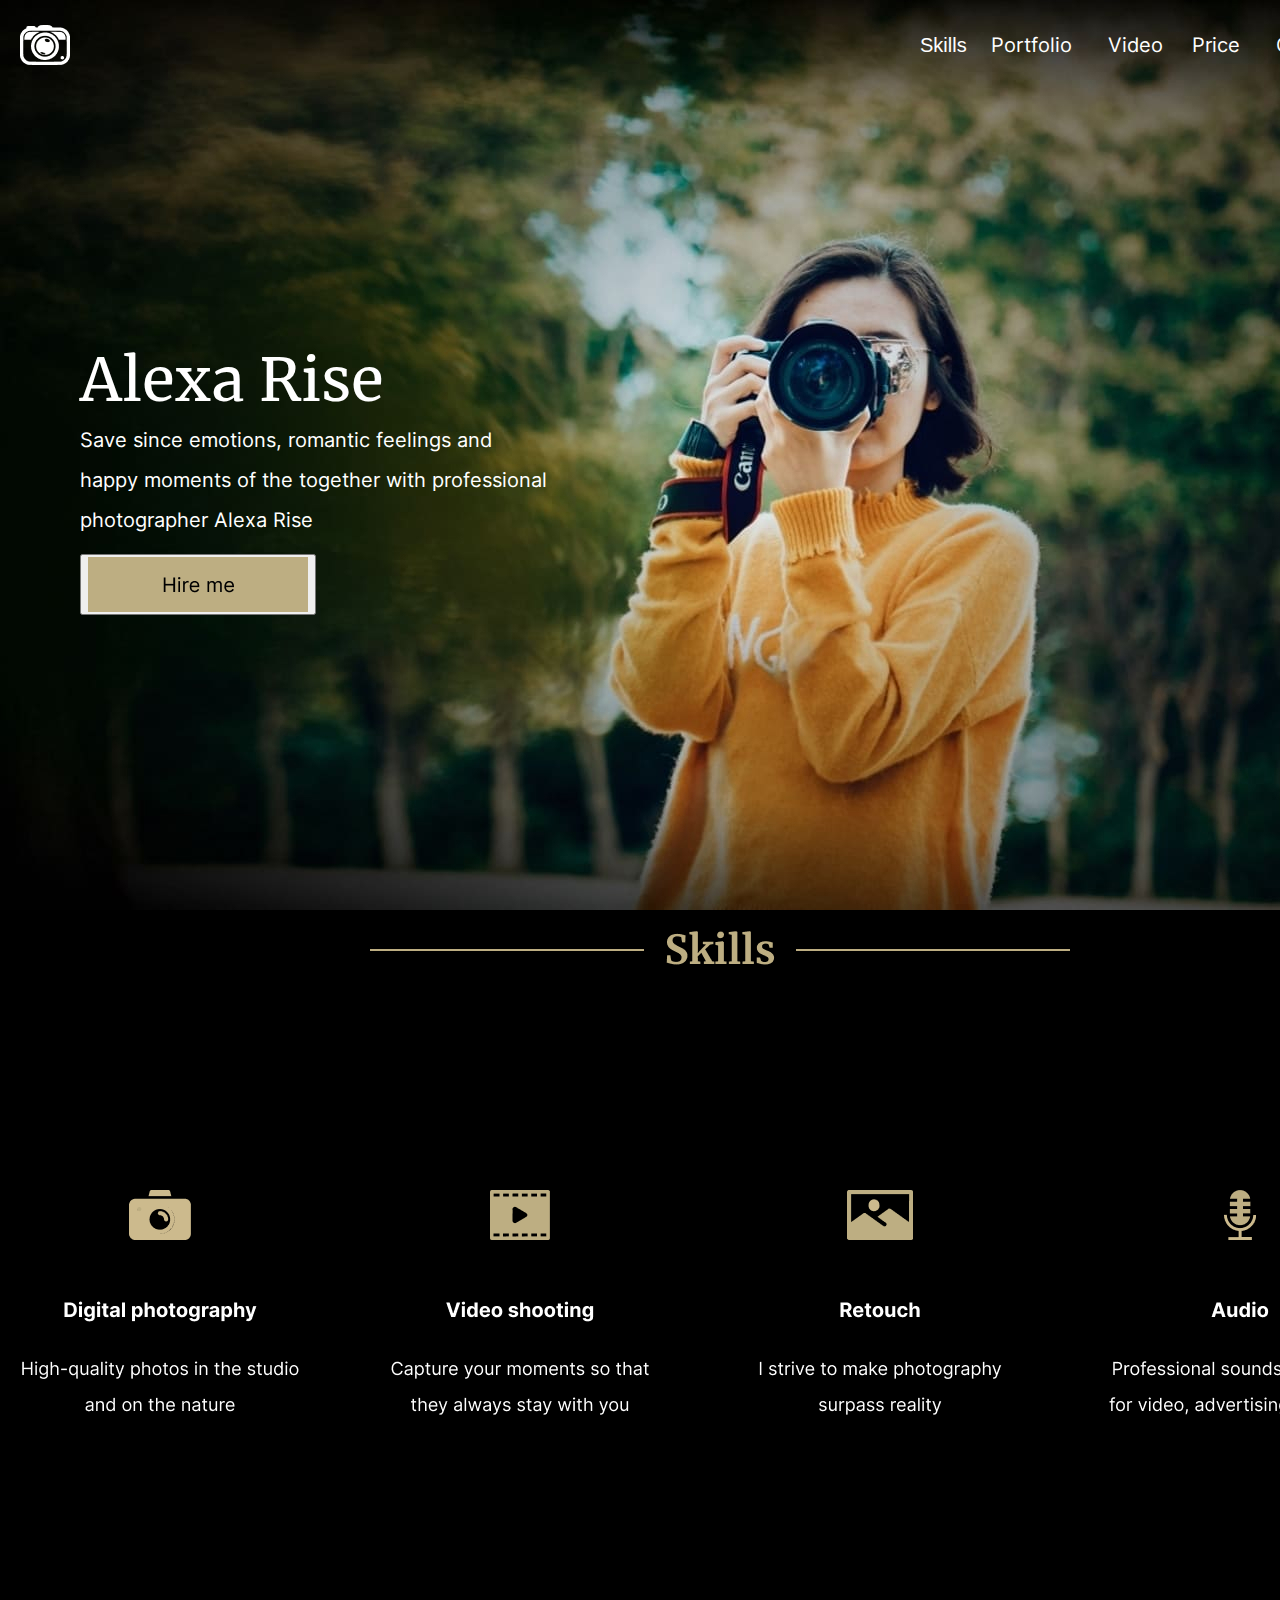
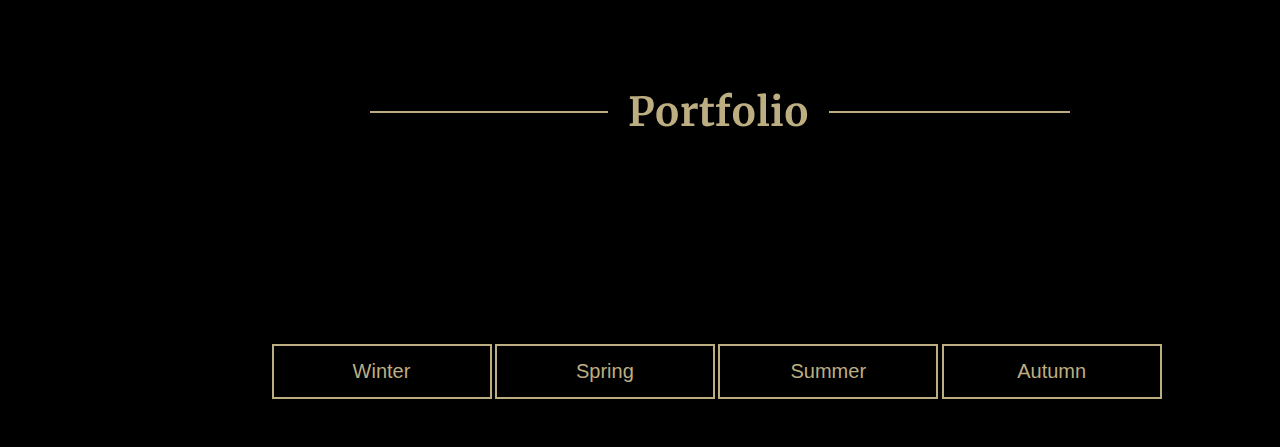
<file: index.html>
<!DOCTYPE html>
<html lang="en">
<head>
    <meta charset="UTF-8">
    <meta http-equiv="X-UA-Compatible" content="IE=edge">
    <meta name="viewport" content="width=device-width, initial-scale=1.0">
    <title>portfolio</title>
    <link rel="stylesheet" href="assets/css/reset.css">
    <link rel="stylesheet" href="assets/css/style.css">
    <link rel="icon" href="assets/ico/favicon.ico">
</head>
<body class="body">
    <div class="background">
<header>        
    <section class="hero">
        
        <div class="header">
            <img class="logo"  src="assets/png/logo.png" alt="logo">
            <nav class="nav">
                <ul class="ul">
                        <li class="skills"><a href="#skills" class="skils_link" style="color: white;">Skills</a></li>
                        <li class="portfolio"><a href="#portfolio" class="portfolio_link" style="color: white;">Portfolio</a></li>
                        <li class="video"><a href="#video" class="video_link" style="color: white;">Video</a></li>
                        <li class="price"><a href="#price" class="price_link" style="color: white;">Price</a></li>
                        <li class="contacts"><a href="#contacts" class="contacts_link" style="color: white;">Contacts</a></li>
                </ul>
            </nav>
            <div>
                <p class="switch_lng" style="color: white;">en/ru</p>
            </div>
        </div>
         
            <h1 class="hero_alexa" style="color: white;">Alexa Rise<br>
            <p class="hero_alexa1">Save since emotions, romantic feelings and</p>
            <p class="hero_alexa1">happy moments of the together with professional</p>
            <p class="hero_alexa1">photographer Alexa Rise</p>
            <button><img src="assets/png/btn.png"></button>
        </h1>
    </section>
</header>

<main>
<section class="skills">
    <span class="section-title"><img src="assets/png/section-title.png"></span>
    <div class="skills-items"><img src="assets/png/skills-items.png"></div>
</section>
<section class="portfolio">
    <span class="section-title-portfolio"><img src="assets/png/section-title-portfolio.png"></span>
    <div class="btns">
        <button class="btns-winter">Winter</button>
        <button class="btns-spring">Spring</button>
        <button class="btns-summer">Summer</button>
        <button class="btns-autumn">Autumn</button>
    </div>
</section>
<section class="video">
</section>
<section class="price">
</section>
</main>

<footer>
<section class="contact">
</section>
</footer>
</div>
</body>
</html>
</file>
<file: assets/css/style.css>
/* merriweather-regular - latin */
@font-face {
    font-family: 'Merriweather';
    font-style: normal;
    font-weight: 400;
    src: local(''),
         url('../fonts/merriweather-v28-latin-regular.woff2') format('woff2'), /* Chrome 26+, Opera 23+, Firefox 39+ */
         url('../fonts/merriweather-v28-latin-regular.woff') format('woff'); /* Chrome 6+, Firefox 3.6+, IE 9+, Safari 5.1+ */
  }
  /* merriweather-700 - latin */
  @font-face {
    font-family: 'Merriweather';
    font-style: normal;
    font-weight: 700;
    src: local(''),
         url('../fonts/merriweather-v28-latin-700.woff2') format('woff2'), /* Chrome 26+, Opera 23+, Firefox 39+ */
         url('../fonts/merriweather-v28-latin-700.woff') format('woff'); /* Chrome 6+, Firefox 3.6+, IE 9+, Safari 5.1+ */
  }
  /* inter-regular - latin */
@font-face {
    font-family: 'Inter';
    font-style: normal;
    font-weight: 400;
    src: local(''),
         url('../fonts/inter-v7-latin-regular.woff2') format('woff2'), /* Chrome 26+, Opera 23+, Firefox 39+ */
         url('../fonts/inter-v7-latin-regular.woff') format('woff'); /* Chrome 6+, Firefox 3.6+, IE 9+, Safari 5.1+ */
  }
 
 html{
      box-sizing: border-box;
  }
  *, *::before, *::after{
      box-sizing: inherit;
  } 

  .body {
    width: 1440px;
    height: 100%;
    background-color: black;
    /*display: flex;
    flex-direction: column;
    justify-content: center;*/
   }
   .hero{
    background-image: url(../jpg/bg.jpg);
    background-color: black;
    width: 1440px;
    height: 910px;
    margin-left: 0px;
    margin-top: 0px;
   }
   .header{
    width: 1440px;
    height: 90px; 
    display: flex;
    flex-direction: row;
   }
   .logo{
    width: 50px;
    height: 50px;
    margin-left: 20px;
    margin-top: 20px;
   }
   .nav{
    height: 50px;
    margin-left: 59.03%;
    margin-right: 6.25%;
    margin-top: 20px;
   }
   .ul{
     display: flex;
     flex-direction: row;
     height: 50px;
     margin-left: 0px;
     margin-right: 5.25%;
     margin-top: 0px;
     line-height: 50px;
     font-size: 20px;
     
   }
   .skills_link{
    color: white;
    height: 50px;
    margin-left: 6%;
    margin-right: 84.2%;
    margin-top: 30px;
    font-family: Inter;
    font-style: normal;
    font-weight: normal;
    font-size: 50px;
    line-height: 50px;
    padding-right: 30px;
   }
  .portfolio_link{
    color: white;
    height: 50px;
    margin-left: 21.8%;
    margin-right: 62%;
    margin-top: 0px;
    font-family: Inter; 
    font-style: normal;
    font-weight: normal;
    font-size: 20px;
    line-height: 50px;
    padding-right: 30px;
  }
  .video_link{
    color: white;
    height: 50px;
    margin-left: 0%;
    margin-right: 0%;
    margin-top: 0px;
    font-family: Inter;
    font-style: normal;
    font-weight: normal;
    font-size: 20px;
    line-height: 50px;    
    padding-left: 30px;
  }
  .price_link{
    color: white;
    height: 50px;
    margin-left: 61%;
    margin-right: 29.4%;
    margin-top: 0px;
    font-family: Inter;
    font-style: normal;
    font-weight: normal;
    font-size: 20px;
    line-height: 50px;
  }
  .contacts_link{
    color: white;
    height: 50px;
    margin-left: 76.6%;
    margin-right: 6.2%;
    margin-top: 0px;
    font-family: Inter;
    font-style: normal;
    font-weight: normal;
    font-size: 20px;
    line-height: 50px;
  }
  .switch_lng{
    height: 50px;
    margin-left: 0;
    margin-right: 1.39%;
    margin-top: 35px;
    font-size: 20px;
  }
  .hero_alexa{
    color: white;
    height: 330px;
    margin-left: 5.56%;
    margin-right: 59.72%;
    margin-top: 250px; 
    font-family: Merriweather;
    font-size: 60px;  
    line-height: 80px;
  }
  .hero_alexa1{
    color: white;
    font-family: inter;
    font-size: 20px;
    line-height: 40px;
  }
  .skils{
    width: 1440px;
    height: 482px;
    margin-left: 0px;
    margin-top: 910px;
  }
  .section-title{
    height: 80px;
    margin-left: 25.69%;
    margin-right: 25.69%;
    margin-top: 100px;
  }
  .skills-items{
    width: 1440px;
    height: 482px;
    margin-left: 0px;
    margin-top: 200px;
  }
  .section-title-portfolio{
    height: 80px;
    margin-left: 25.69%;
    margin-right: 25.69%;
    margin-top: 100px;
  }
  .btns{
    width: 895px;
    height: 55px;
    margin-left: 272px;
    margin-top: 240px;
  }
  .btns-winter{
    width: 220px;
    height: 55px;
    margin-left: calc(50% - 220px/2 - 338px);
    margin-top: calc(50% - 55px/2 - 482.5px);
    color: #BDAE82;
    background-color: #000000;
    border-color: #BDAE82;
    border-style: solid;
    border-width: 2px;
    font-size: 20px;
  }
  .btns-spring{
    width: 220px;
    height: 55px;
    margin-left: calc(50% - 220px/2 - 338px);
    margin-top: calc(50% - 55px/2 - 482.5px);
    color: #BDAE82;
    background-color: #000000;
    border-color: #BDAE82;
    border-style: solid;
    border-width: 2px;
    font-size: 20px;
  }
  .btns-summer{
    width: 220px;
    height: 55px;
    margin-left: calc(50% - 220px/2 - 338px);
    margin-top: calc(50% - 55px/2 - 482.5px);
    color: #BDAE82;
    background-color: #000000;
    border-color: #BDAE82;
    border-style: solid;
    border-width: 2px;
    font-size: 20px;
  }
  .btns-autumn{
    width: 220px;
    height: 55px;
    margin-left: calc(50% - 220px/2 - 338px);
    margin-top: calc(50% - 55px/2 - 482.5px);
    color: #BDAE82;
    background-color: #000000;
    border-color: #BDAE82;
    border-style: solid;
    border-width: 2px;
    font-size: 20px;
  }
</file>
